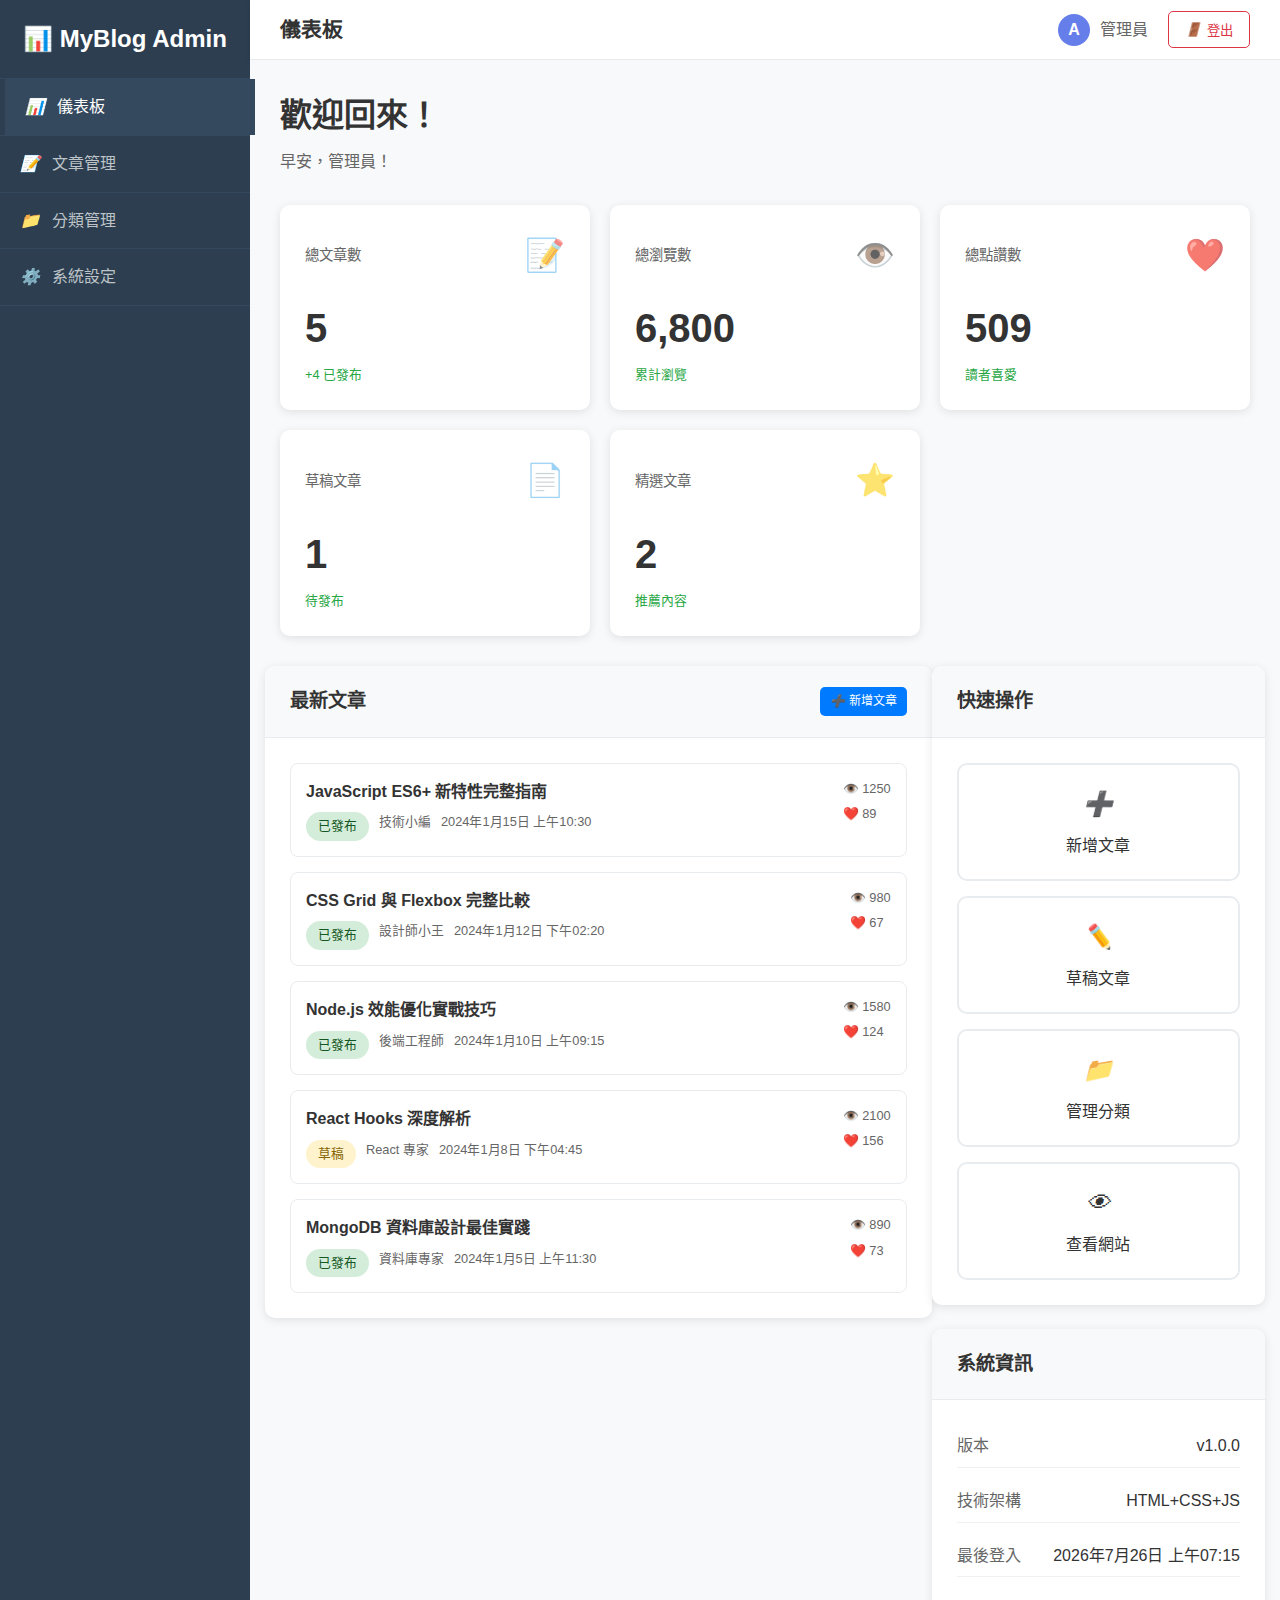
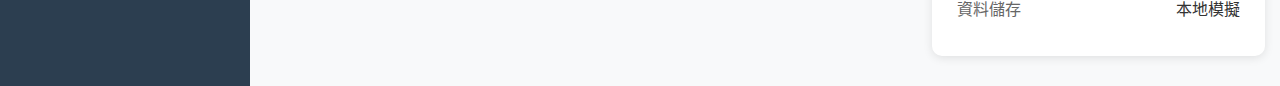
<file: Blogify.AdminApi/www/admin/index.html>
<!DOCTYPE html>
<html lang="zh-TW">
<head>
    <meta charset="UTF-8">
    <meta name="viewport" content="width=device-width, initial-scale=1.0">
    <title>管理儀表板 - MyBlog</title>
    <meta name="description" content="MyBlog 管理後台儀表板">
    
    <!-- 樣式表 -->
    <link rel="stylesheet" href="../shared/css/common.css">
    <link rel="stylesheet" href="css/admin.css">
    
    <!-- Favicon -->
    <link rel="icon" type="image/x-icon" href="data:image/svg+xml,<svg xmlns='http://www.w3.org/2000/svg' viewBox='0 0 100 100'><text y='.9em' font-size='90'>📊</text></svg>">
</head>
<body>
    <div class="admin-layout">
        <!-- 側邊欄 -->
        <aside class="admin-sidebar">
            <div class="sidebar-header">
                <a href="index.html" class="sidebar-logo">
                    📊 MyBlog Admin
                </a>
            </div>
            <nav>
                <ul class="sidebar-menu">
                    <li>
                        <a href="index.html" class="active">
                            <i class="icon-dashboard"></i>
                            <span>儀表板</span>
                        </a>
                    </li>
                    <li>
                        <a href="articles.html">
                            <i class="icon-article"></i>
                            <span>文章管理</span>
                        </a>
                    </li>
                    <li>
                        <a href="categories.html">
                            <i class="icon-category"></i>
                            <span>分類管理</span>
                        </a>
                    </li>
                    <li>
                        <a href="#settings">
                            <i class="icon-settings"></i>
                            <span>系統設定</span>
                        </a>
                    </li>
                </ul>
            </nav>
        </aside>

        <!-- 頂部導航 -->
        <header class="admin-header">
            <h1 class="header-title">儀表板</h1>
            <div class="header-actions">
                <div class="user-info">
                    <div class="user-avatar">A</div>
                    <span class="user-name">管理員</span>
                </div>
                <button class="logout-btn" data-action="logout">
                    <i class="icon-logout"></i>
                    登出
                </button>
            </div>
        </header>

        <!-- 主要內容 -->
        <main class="admin-main">
            <!-- 頁面標題 -->
            <div class="page-header">
                <h2 class="page-title">歡迎回來！</h2>
                <p class="page-subtitle welcome-message">早安，管理員！</p>
            </div>

            <!-- 統計卡片 -->
            <div class="stats-grid" id="statsContainer">
                <!-- 統計資料將由 JavaScript 動態載入 -->
                <div class="stat-card">
                    <div class="stat-header">
                        <span class="stat-title">載入中...</span>
                        <div class="stat-icon">📊</div>
                    </div>
                    <div class="stat-value">
                        <div class="spinner"></div>
                    </div>
                </div>
            </div>

            <!-- 內容區域 -->
            <div class="row">
                <!-- 最新文章 -->
                <div class="col-8">
                    <div class="content-card">
                        <div class="card-header">
                            <h3 class="card-title">最新文章</h3>
                            <div class="card-actions">
                                <a href="articles.html" class="btn btn-primary btn-sm">
                                    <i class="icon-plus"></i>
                                    新增文章
                                </a>
                            </div>
                        </div>
                        <div class="card-body">
                            <div id="recentArticles">
                                <!-- 最新文章列表將由 JavaScript 動態載入 -->
                                <div class="text-center p-4">
                                    <div class="spinner"></div>
                                    <p class="mt-3">載入中...</p>
                                </div>
                            </div>
                        </div>
                    </div>
                </div>

                <!-- 快速操作 -->
                <div class="col-4">
                    <div class="content-card">
                        <div class="card-header">
                            <h3 class="card-title">快速操作</h3>
                        </div>
                        <div class="card-body">
                            <div class="quick-actions">
                                <a href="articles.html?action=new" class="quick-action-btn">
                                    <i class="icon-plus"></i>
                                    <span>新增文章</span>
                                </a>
                                <a href="articles.html?status=draft" class="quick-action-btn">
                                    <i class="icon-edit"></i>
                                    <span>草稿文章</span>
                                </a>
                                <a href="categories.html" class="quick-action-btn">
                                    <i class="icon-category"></i>
                                    <span>管理分類</span>
                                </a>
                                <a href="../client/index.html" class="quick-action-btn" target="_blank">
                                    <i class="icon-view"></i>
                                    <span>查看網站</span>
                                </a>
                            </div>
                        </div>
                    </div>

                    <!-- 系統資訊 -->
                    <div class="content-card mt-4">
                        <div class="card-header">
                            <h3 class="card-title">系統資訊</h3>
                        </div>
                        <div class="card-body">
                            <div class="system-info">
                                <div class="info-item">
                                    <span class="info-label">版本</span>
                                    <span class="info-value">v1.0.0</span>
                                </div>
                                <div class="info-item">
                                    <span class="info-label">技術架構</span>
                                    <span class="info-value">HTML+CSS+JS</span>
                                </div>
                                <div class="info-item">
                                    <span class="info-label">最後登入</span>
                                    <span class="info-value" id="lastLoginTime">-</span>
                                </div>
                                <div class="info-item">
                                    <span class="info-label">資料儲存</span>
                                    <span class="info-value">本地模擬</span>
                                </div>
                            </div>
                        </div>
                    </div>
                </div>
            </div>
        </main>
    </div>

    <!-- JavaScript -->
    <script src="../shared/js/utils.js"></script>
    <script src="js/api.js"></script>
    <script src="js/auth.js"></script>
    <script src="js/admin.js"></script>
</body>
</html>
</file>
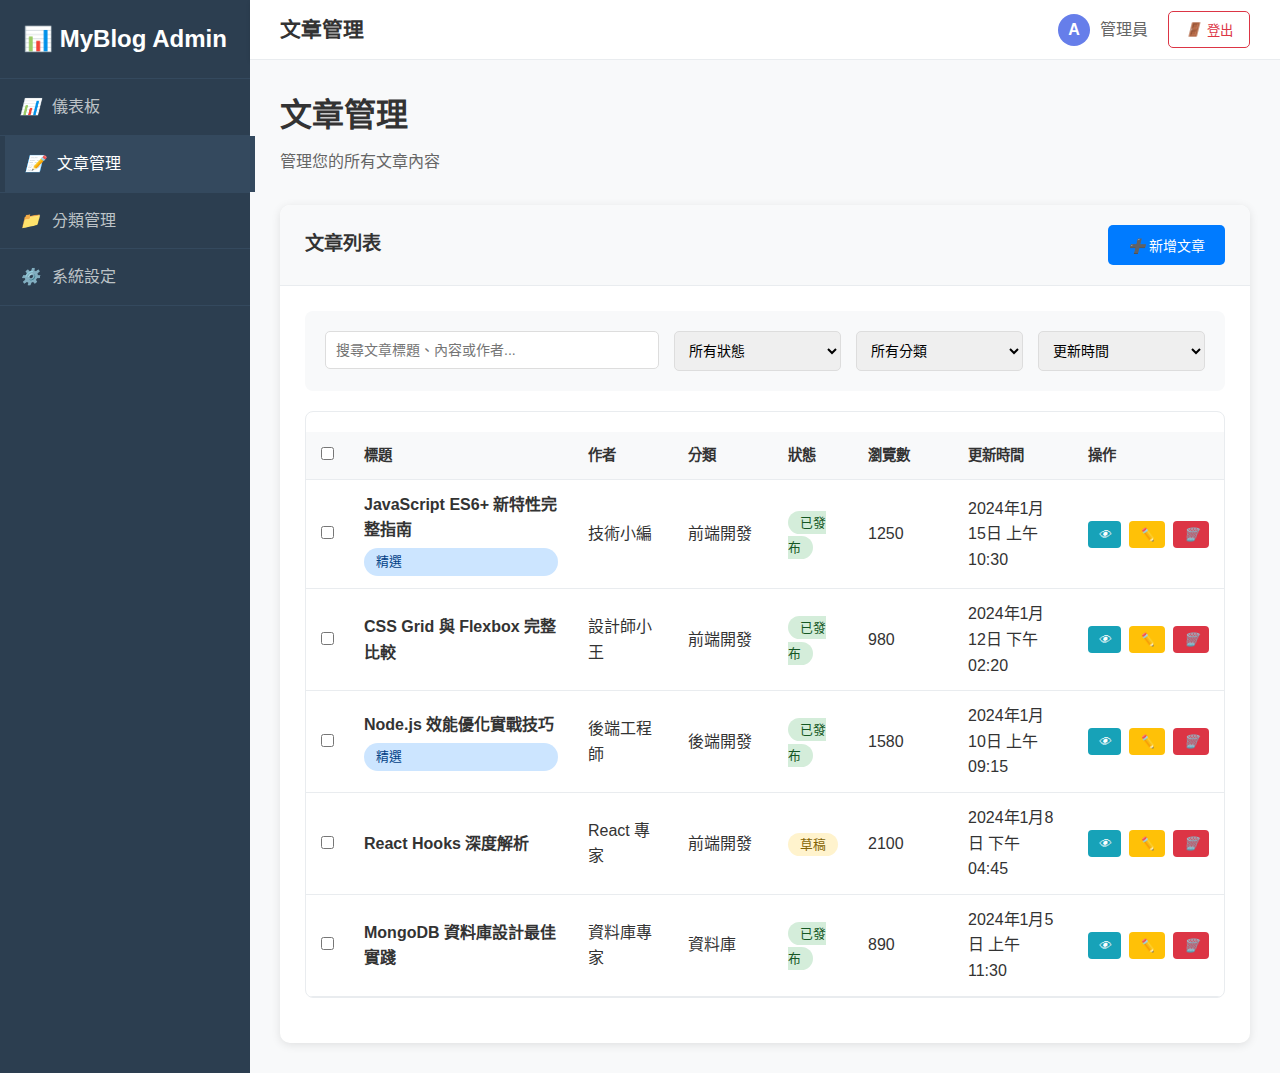
<file: Blogify.AdminApi/www/admin/articles.html>
<!DOCTYPE html>
<html lang="zh-TW">
<head>
    <meta charset="UTF-8">
    <meta name="viewport" content="width=device-width, initial-scale=1.0">
    <title>文章管理 - MyBlog</title>
    <meta name="description" content="MyBlog 文章管理">
    
    <!-- 樣式表 -->
    <link rel="stylesheet" href="../shared/css/common.css">
    <link rel="stylesheet" href="css/admin.css">
    
    <!-- Favicon -->
    <link rel="icon" type="image/x-icon" href="data:image/svg+xml,<svg xmlns='http://www.w3.org/2000/svg' viewBox='0 0 100 100'><text y='.9em' font-size='90'>📝</text></svg>">
</head>
<body>
    <div class="admin-layout">
        <!-- 側邊欄 -->
        <aside class="admin-sidebar">
            <div class="sidebar-header">
                <a href="index.html" class="sidebar-logo">
                    📊 MyBlog Admin
                </a>
            </div>
            <nav>
                <ul class="sidebar-menu">
                    <li>
                        <a href="index.html">
                            <i class="icon-dashboard"></i>
                            <span>儀表板</span>
                        </a>
                    </li>
                    <li>
                        <a href="articles.html" class="active">
                            <i class="icon-article"></i>
                            <span>文章管理</span>
                        </a>
                    </li>
                    <li>
                        <a href="categories.html">
                            <i class="icon-category"></i>
                            <span>分類管理</span>
                        </a>
                    </li>
                    <li>
                        <a href="#settings">
                            <i class="icon-settings"></i>
                            <span>系統設定</span>
                        </a>
                    </li>
                </ul>
            </nav>
        </aside>

        <!-- 頂部導航 -->
        <header class="admin-header">
            <h1 class="header-title">文章管理</h1>
            <div class="header-actions">
                <div class="user-info">
                    <div class="user-avatar">A</div>
                    <span class="user-name">管理員</span>
                </div>
                <button class="logout-btn" data-action="logout">
                    <i class="icon-logout"></i>
                    登出
                </button>
            </div>
        </header>

        <!-- 主要內容 -->
        <main class="admin-main">
            <!-- 文章列表視圖 -->
            <div id="articlesListView">
                <!-- 頁面標題 -->
                <div class="page-header">
                    <h2 class="page-title">文章管理</h2>
                    <p class="page-subtitle">管理您的所有文章內容</p>
                </div>

                <!-- 操作工具列 -->
                <div class="content-card">
                    <div class="card-header">
                        <h3 class="card-title">文章列表</h3>
                        <div class="card-actions">
                            <button id="newArticleBtn" class="btn btn-primary">
                                <i class="icon-plus"></i>
                                新增文章
                            </button>
                        </div>
                    </div>
                    <div class="card-body">
                        <!-- 篩選工具 -->
                        <div class="filter-toolbar">
                            <div class="filter-group">
                                <input type="text" id="searchInput" class="form-control" placeholder="搜尋文章標題、內容或作者...">
                            </div>
                            <div class="filter-group">
                                <select id="statusFilter" class="form-control">
                                    <option value="">所有狀態</option>
                                    <option value="published">已發布</option>
                                    <option value="draft">草稿</option>
                                </select>
                            </div>
                            <div class="filter-group">
                                <select id="categoryFilter" class="form-control">
                                    <option value="">所有分類</option>
                                </select>
                            </div>
                            <div class="filter-group">
                                <select id="sortFilter" class="form-control">
                                    <option value="updatedAt">更新時間</option>
                                    <option value="title">標題</option>
                                    <option value="author">作者</option>
                                    <option value="views">瀏覽數</option>
                                </select>
                            </div>
                        </div>

                        <!-- 批量操作 -->
                        <div class="batch-actions d-none" id="batchActions">
                            <div class="batch-info">
                                已選擇 <span id="selectedCount">0</span> 篇文章
                            </div>
                            <div class="batch-buttons">
                                <button class="btn btn-secondary btn-sm" data-action="publish">批量發布</button>
                                <button class="btn btn-secondary btn-sm" data-action="draft">設為草稿</button>
                                <button class="btn btn-secondary btn-sm" data-action="feature">設為精選</button>
                                <button class="btn btn-danger btn-sm" data-action="delete">批量刪除</button>
                            </div>
                        </div>

                        <!-- 文章表格 -->
                        <div class="table-container">
                            <table class="data-table" id="articlesTable">
                                <thead>
                                    <tr>
                                        <th width="40">
                                            <input type="checkbox" id="selectAll">
                                        </th>
                                        <th>標題</th>
                                        <th width="100">作者</th>
                                        <th width="100">分類</th>
                                        <th width="80">狀態</th>
                                        <th width="100">瀏覽數</th>
                                        <th width="120">更新時間</th>
                                        <th width="120">操作</th>
                                    </tr>
                                </thead>
                                <tbody id="articlesTableBody">
                                    <!-- 文章列表將由 JavaScript 動態載入 -->
                                    <tr>
                                        <td colspan="8" class="text-center p-4">
                                            <div class="spinner"></div>
                                            <p class="mt-3">載入中...</p>
                                        </td>
                                    </tr>
                                </tbody>
                            </table>
                        </div>

                        <!-- 分頁 -->
                        <div id="paginationContainer" class="pagination-container"></div>
                    </div>
                </div>
            </div>

            <!-- 文章編輯視圖 -->
            <div id="articleEditView" class="d-none">
                <!-- 頁面標題 -->
                <div class="page-header">
                    <h2 class="page-title" id="editPageTitle">新增文章</h2>
                    <p class="page-subtitle">填寫文章資訊並發布</p>
                </div>

                <!-- 編輯表單 -->
                <form id="articleForm" class="content-card">
                    <div class="card-header">
                        <h3 class="card-title">文章資訊</h3>
                        <div class="card-actions">
                            <button type="button" id="cancelEditBtn" class="btn btn-secondary">
                                <i class="icon-cancel"></i>
                                取消
                            </button>
                            <button type="submit" class="btn btn-primary">
                                <i class="icon-save"></i>
                                儲存
                            </button>
                        </div>
                    </div>
                    <div class="card-body">
                        <input type="hidden" id="articleId">
                        
                        <div class="form-row">
                            <div class="form-group">
                                <label for="articleTitle" class="form-label">文章標題 *</label>
                                <input type="text" id="articleTitle" name="title" class="form-control" required>
                            </div>
                        </div>

                        <div class="form-row">
                            <div class="form-group">
                                <label for="articleExcerpt" class="form-label">文章摘要</label>
                                <textarea id="articleExcerpt" name="excerpt" class="form-control" rows="3" placeholder="簡短描述文章內容..."></textarea>
                            </div>
                        </div>

                        <div class="form-row">
                            <div class="form-group">
                                <label for="articleAuthor" class="form-label">作者</label>
                                <input type="text" id="articleAuthor" name="author" class="form-control" value="管理員">
                            </div>
                            <div class="form-group">
                                <label for="articleCategory" class="form-label">分類 *</label>
                                <select id="articleCategory" name="category" class="form-control" required>
                                    <option value="">請選擇分類</option>
                                </select>
                            </div>
                        </div>

                        <div class="form-row">
                            <div class="form-group">
                                <label for="articleTags" class="form-label">標籤</label>
                                <input type="text" id="articleTags" name="tags" class="form-control" placeholder="用逗號分隔多個標籤">
                            </div>
                            <div class="form-group">
                                <label for="articleReadTime" class="form-label">閱讀時間（分鐘）</label>
                                <input type="number" id="articleReadTime" name="readTime" class="form-control" min="1" value="5">
                            </div>
                        </div>

                        <div class="form-row">
                            <div class="form-group">
                                <label for="articleImage" class="form-label">文章圖片 URL</label>
                                <input type="url" id="articleImage" name="image" class="form-control" placeholder="https://example.com/image.jpg">
                            </div>
                        </div>

                        <div class="form-row">
                            <div class="form-group">
                                <label for="articleStatus" class="form-label">狀態</label>
                                <select id="articleStatus" name="status" class="form-control">
                                    <option value="draft">草稿</option>
                                    <option value="published">已發布</option>
                                </select>
                            </div>
                            <div class="form-group">
                                <label class="checkbox-label">
                                    <input type="checkbox" id="articleFeatured" name="featured">
                                    <span class="checkmark"></span>
                                    設為精選文章
                                </label>
                            </div>
                        </div>

                        <div class="form-group">
                            <label for="articleContent" class="form-label">文章內容 *</label>
                            <div class="editor-container">
                                <div class="editor-toolbar">
                                    <button type="button" class="editor-btn" data-action="bold">粗體</button>
                                    <button type="button" class="editor-btn" data-action="italic">斜體</button>
                                    <button type="button" class="editor-btn" data-action="heading">標題</button>
                                    <button type="button" class="editor-btn" data-action="code">程式碼</button>
                                    <button type="button" class="editor-btn" data-action="link">連結</button>
                                </div>
                                <textarea id="articleContent" name="content" class="editor-content" placeholder="在此輸入文章內容..." required></textarea>
                            </div>
                        </div>
                    </div>
                </form>
            </div>
        </main>
    </div>

    <!-- JavaScript -->
    <script src="../shared/js/utils.js"></script>
    <script src="js/api.js"></script>
    <script src="js/auth.js"></script>
    <script src="js/admin.js"></script>
</body>
</html>
</file>
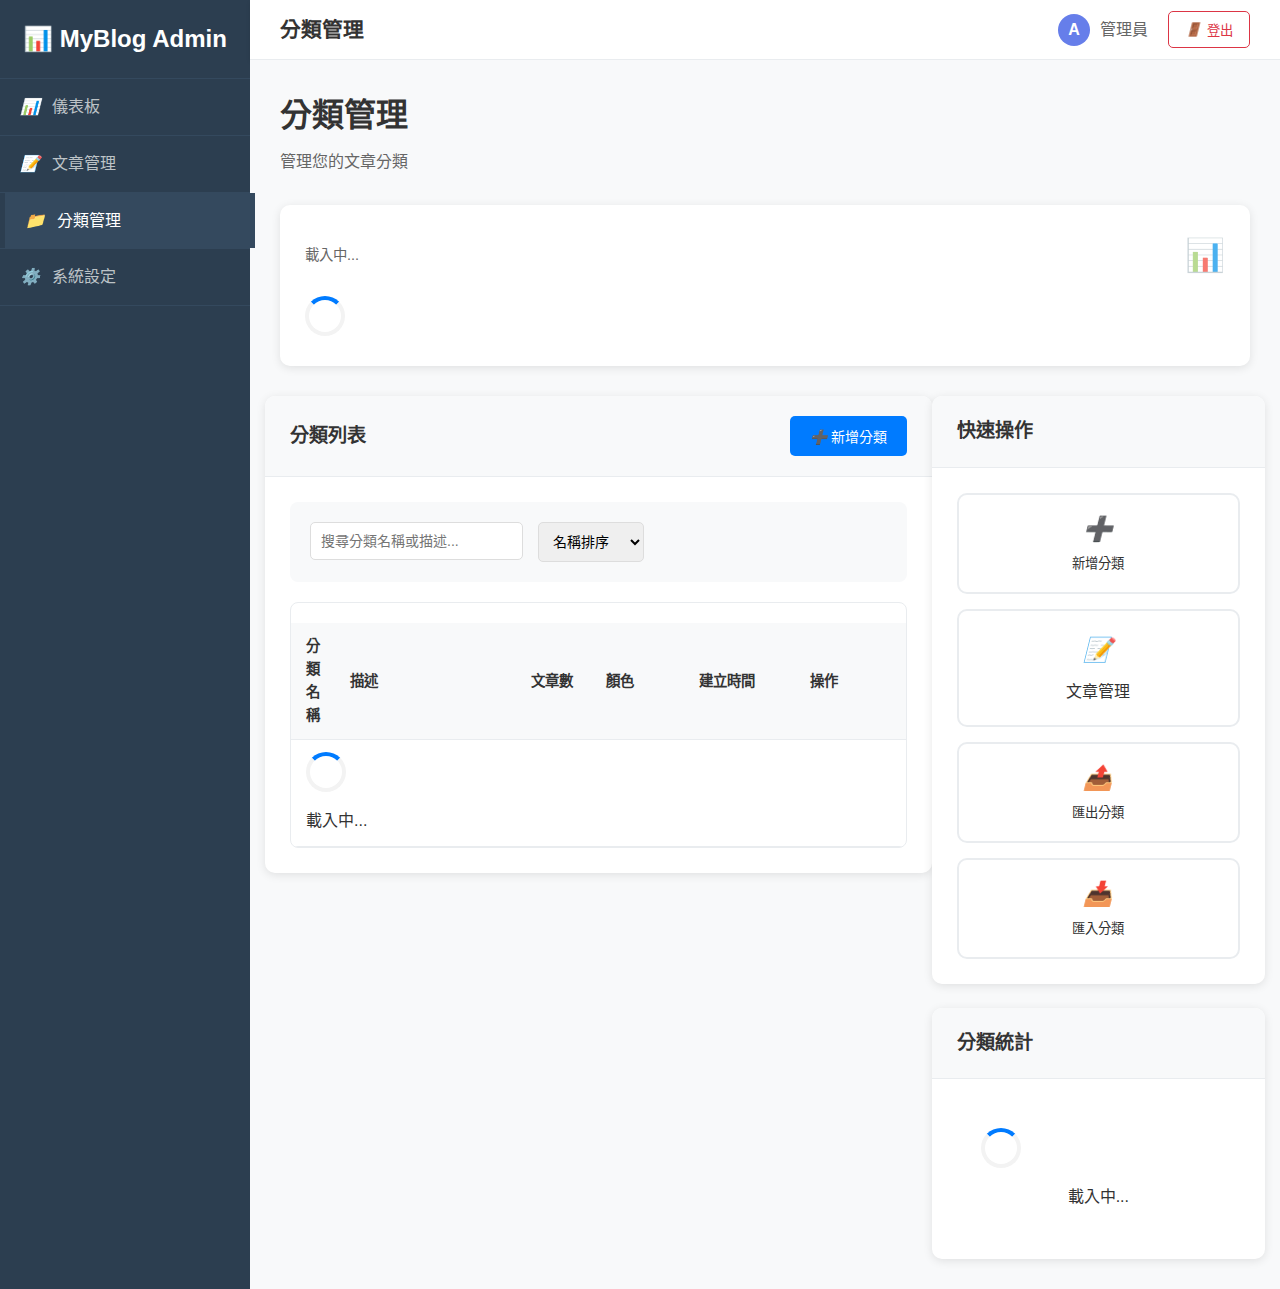
<file: Blogify.AdminApi/www/admin/categories.html>
<!DOCTYPE html>
<html lang="zh-TW">
<head>
    <meta charset="UTF-8">
    <meta name="viewport" content="width=device-width, initial-scale=1.0">
    <title>分類管理 - MyBlog</title>
    <meta name="description" content="MyBlog 分類管理">
    
    <!-- 樣式表 -->
    <link rel="stylesheet" href="../shared/css/common.css">
    <link rel="stylesheet" href="css/admin.css">
    
    <!-- Favicon -->
    <link rel="icon" type="image/x-icon" href="data:image/svg+xml,<svg xmlns='http://www.w3.org/2000/svg' viewBox='0 0 100 100'><text y='.9em' font-size='90'>📁</text></svg>">
</head>
<body>
    <div class="admin-layout">
        <!-- 側邊欄 -->
        <aside class="admin-sidebar">
            <div class="sidebar-header">
                <a href="index.html" class="sidebar-logo">
                    📊 MyBlog Admin
                </a>
            </div>
            <nav>
                <ul class="sidebar-menu">
                    <li>
                        <a href="index.html">
                            <i class="icon-dashboard"></i>
                            <span>儀表板</span>
                        </a>
                    </li>
                    <li>
                        <a href="articles.html">
                            <i class="icon-article"></i>
                            <span>文章管理</span>
                        </a>
                    </li>
                    <li>
                        <a href="categories.html" class="active">
                            <i class="icon-category"></i>
                            <span>分類管理</span>
                        </a>
                    </li>
                    <li>
                        <a href="#settings">
                            <i class="icon-settings"></i>
                            <span>系統設定</span>
                        </a>
                    </li>
                </ul>
            </nav>
        </aside>

        <!-- 頂部導航 -->
        <header class="admin-header">
            <h1 class="header-title">分類管理</h1>
            <div class="header-actions">
                <div class="user-info">
                    <div class="user-avatar">A</div>
                    <span class="user-name">管理員</span>
                </div>
                <button class="logout-btn" data-action="logout">
                    <i class="icon-logout"></i>
                    登出
                </button>
            </div>
        </header>

        <!-- 主要內容 -->
        <main class="admin-main">
            <!-- 分類列表視圖 -->
            <div id="categoriesListView">
                <!-- 頁面標題 -->
                <div class="page-header">
                    <h2 class="page-title">分類管理</h2>
                    <p class="page-subtitle">管理您的文章分類</p>
                </div>

                <!-- 分類統計 -->
                <div class="stats-grid" id="categoryStatsContainer">
                    <!-- 統計資料將由 JavaScript 動態載入 -->
                    <div class="stat-card">
                        <div class="stat-header">
                            <span class="stat-title">載入中...</span>
                            <div class="stat-icon">📊</div>
                        </div>
                        <div class="stat-value">
                            <div class="spinner"></div>
                        </div>
                    </div>
                </div>

                <!-- 分類管理區域 -->
                <div class="row">
                    <!-- 分類列表 -->
                    <div class="col-8">
                        <div class="content-card">
                            <div class="card-header">
                                <h3 class="card-title">分類列表</h3>
                                <div class="card-actions">
                                    <button id="newCategoryBtn" class="btn btn-primary">
                                        <i class="icon-plus"></i>
                                        新增分類
                                    </button>
                                </div>
                            </div>
                            <div class="card-body">
                                <!-- 搜尋工具 -->
                                <div class="filter-toolbar">
                                    <div class="filter-group">
                                        <input type="text" id="searchInput" class="form-control" placeholder="搜尋分類名稱或描述...">
                                    </div>
                                    <div class="filter-group">
                                        <select id="sortFilter" class="form-control">
                                            <option value="name">名稱排序</option>
                                            <option value="count">文章數量</option>
                                            <option value="createdAt">建立時間</option>
                                        </select>
                                    </div>
                                </div>

                                <!-- 分類表格 -->
                                <div class="table-container">
                                    <table class="data-table" id="categoriesTable">
                                        <thead>
                                            <tr>
                                                <th>分類名稱</th>
                                                <th width="200">描述</th>
                                                <th width="80">文章數</th>
                                                <th width="100">顏色</th>
                                                <th width="120">建立時間</th>
                                                <th width="120">操作</th>
                                            </tr>
                                        </thead>
                                        <tbody id="categoriesTableBody">
                                            <!-- 分類列表將由 JavaScript 動態載入 -->
                                            <tr>
                                                <td colspan="6" class="text-center p-4">
                                                    <div class="spinner"></div>
                                                    <p class="mt-3">載入中...</p>
                                                </td>
                                            </tr>
                                        </tbody>
                                    </table>
                                </div>
                            </div>
                        </div>
                    </div>

                    <!-- 快速操作 -->
                    <div class="col-4">
                        <div class="content-card">
                            <div class="card-header">
                                <h3 class="card-title">快速操作</h3>
                            </div>
                            <div class="card-body">
                                <div class="quick-actions">
                                    <button id="quickNewCategoryBtn" class="quick-action-btn">
                                        <i class="icon-plus"></i>
                                        <span>新增分類</span>
                                    </button>
                                    <a href="articles.html" class="quick-action-btn">
                                        <i class="icon-article"></i>
                                        <span>文章管理</span>
                                    </a>
                                    <button id="exportCategoriesBtn" class="quick-action-btn">
                                        <i class="icon-export"></i>
                                        <span>匯出分類</span>
                                    </button>
                                    <button id="importCategoriesBtn" class="quick-action-btn">
                                        <i class="icon-import"></i>
                                        <span>匯入分類</span>
                                    </button>
                                </div>
                            </div>
                        </div>

                        <!-- 分類統計詳情 -->
                        <div class="content-card mt-4">
                            <div class="card-header">
                                <h3 class="card-title">分類統計</h3>
                            </div>
                            <div class="card-body">
                                <div id="categoryStatsDetail">
                                    <!-- 詳細統計將由 JavaScript 動態載入 -->
                                    <div class="text-center p-4">
                                        <div class="spinner"></div>
                                        <p class="mt-3">載入中...</p>
                                    </div>
                                </div>
                            </div>
                        </div>
                    </div>
                </div>
            </div>

            <!-- 分類編輯視圖 -->
            <div id="categoryEditView" class="d-none">
                <!-- 頁面標題 -->
                <div class="page-header">
                    <h2 class="page-title" id="editPageTitle">新增分類</h2>
                    <p class="page-subtitle">設定分類資訊</p>
                </div>

                <!-- 編輯表單 -->
                <form id="categoryForm" class="content-card">
                    <div class="card-header">
                        <h3 class="card-title">分類資訊</h3>
                        <div class="card-actions">
                            <button type="button" id="cancelEditBtn" class="btn btn-secondary">
                                <i class="icon-cancel"></i>
                                取消
                            </button>
                            <button type="submit" class="btn btn-primary">
                                <i class="icon-save"></i>
                                儲存
                            </button>
                        </div>
                    </div>
                    <div class="card-body">
                        <input type="hidden" id="categoryId">
                        
                        <div class="form-row">
                            <div class="form-group">
                                <label for="categoryName" class="form-label">分類名稱 *</label>
                                <input type="text" id="categoryName" name="name" class="form-control" required placeholder="輸入分類名稱">
                            </div>
                            <div class="form-group">
                                <label for="categorySlug" class="form-label">分類代碼</label>
                                <input type="text" id="categorySlug" name="slug" class="form-control" placeholder="自動生成或手動輸入">
                                <small class="form-text">用於URL，留空將自動生成</small>
                            </div>
                        </div>

                        <div class="form-row">
                            <div class="form-group">
                                <label for="categoryDescription" class="form-label">分類描述</label>
                                <textarea id="categoryDescription" name="description" class="form-control" rows="3" placeholder="描述這個分類的用途..."></textarea>
                            </div>
                        </div>

                        <div class="form-row">
                            <div class="form-group">
                                <label for="categoryColor" class="form-label">分類顏色</label>
                                <div class="color-picker-container">
                                    <input type="color" id="categoryColor" name="color" class="color-picker" value="#007bff">
                                    <div class="color-presets">
                                        <button type="button" class="color-preset" data-color="#007bff" style="background: #007bff;"></button>
                                        <button type="button" class="color-preset" data-color="#28a745" style="background: #28a745;"></button>
                                        <button type="button" class="color-preset" data-color="#dc3545" style="background: #dc3545;"></button>
                                        <button type="button" class="color-preset" data-color="#ffc107" style="background: #ffc107;"></button>
                                        <button type="button" class="color-preset" data-color="#17a2b8" style="background: #17a2b8;"></button>
                                        <button type="button" class="color-preset" data-color="#6f42c1" style="background: #6f42c1;"></button>
                                        <button type="button" class="color-preset" data-color="#fd7e14" style="background: #fd7e14;"></button>
                                        <button type="button" class="color-preset" data-color="#20c997" style="background: #20c997;"></button>
                                    </div>
                                </div>
                            </div>
                            <div class="form-group">
                                <label for="categoryIcon" class="form-label">分類圖示</label>
                                <input type="text" id="categoryIcon" name="icon" class="form-control" placeholder="📁" maxlength="2">
                                <small class="form-text">輸入一個表情符號作為圖示</small>
                            </div>
                        </div>

                        <div class="form-row">
                            <div class="form-group">
                                <label for="categoryOrder" class="form-label">排序順序</label>
                                <input type="number" id="categoryOrder" name="order" class="form-control" min="0" value="0">
                                <small class="form-text">數字越小排序越前面</small>
                            </div>
                            <div class="form-group">
                                <label class="checkbox-label">
                                    <input type="checkbox" id="categoryVisible" name="visible" checked>
                                    <span class="checkmark"></span>
                                    在前台顯示此分類
                                </label>
                            </div>
                        </div>
                    </div>
                </form>
            </div>
        </main>
    </div>

    <!-- 刪除確認模態框 -->
    <div id="deleteModal" class="modal d-none">
        <div class="modal-content">
            <div class="modal-header">
                <h3>確認刪除</h3>
                <button class="modal-close" data-action="close-modal">&times;</button>
            </div>
            <div class="modal-body">
                <p>確定要刪除分類「<span id="deleteCategoryName"></span>」嗎？</p>
                <p class="text-warning">⚠️ 此分類下有 <span id="deleteCategoryCount">0</span> 篇文章，刪除後這些文章將變為未分類。</p>
                <p class="text-danger">此操作無法復原！</p>
            </div>
            <div class="modal-footer">
                <button class="btn btn-secondary" data-action="close-modal">取消</button>
                <button class="btn btn-danger" id="confirmDeleteBtn">確認刪除</button>
            </div>
        </div>
    </div>

    <!-- JavaScript -->
    <script src="../shared/js/utils.js"></script>
    <script src="js/api.js"></script>
    <script src="js/auth.js"></script>
    <script src="js/categories.js"></script>
</body>
</html>
</file>
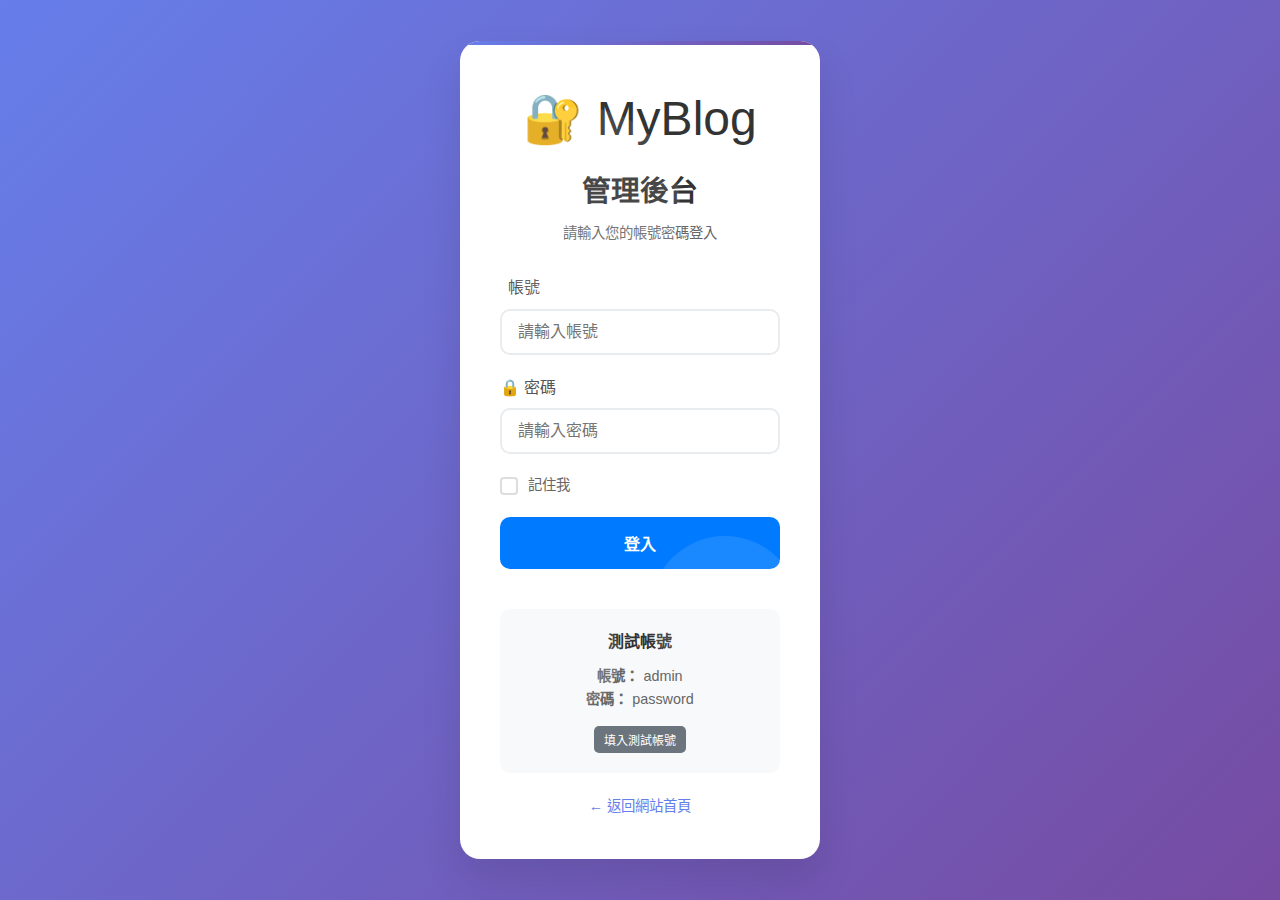
<file: Blogify.AdminApi/www/admin/login.html>
<!DOCTYPE html>
<html lang="zh-TW">
<head>
    <meta charset="UTF-8">
    <meta name="viewport" content="width=device-width, initial-scale=1.0">
    <title>管理員登入 - MyBlog</title>
    <meta name="description" content="MyBlog 管理後台登入">
    
    <!-- 樣式表 -->
    <link rel="stylesheet" href="../shared/css/common.css">
    <link rel="stylesheet" href="css/admin.css">
    
    <!-- Favicon -->
    <link rel="icon" type="image/x-icon" href="data:image/svg+xml,<svg xmlns='http://www.w3.org/2000/svg' viewBox='0 0 100 100'><text y='.9em' font-size='90'>🔐</text></svg>">
</head>
<body class="login-page">
    <div class="login-container">
        <div class="login-card">
            <!-- Logo 區域 -->
            <div class="login-header">
                <div class="login-logo">
                    🔐 MyBlog
                </div>
                <h1 class="login-title">管理後台</h1>
                <p class="login-subtitle">請輸入您的帳號密碼登入</p>
            </div>

            <!-- 登入表單 -->
            <form id="loginForm" class="login-form">
                <div class="form-group">
                    <label for="username" class="form-label">
                        <i class="icon-user"></i> 帳號
                    </label>
                    <input 
                        type="text" 
                        id="username" 
                        name="username" 
                        class="form-control" 
                        placeholder="請輸入帳號"
                        required
                        autocomplete="username"
                    >
                </div>

                <div class="form-group">
                    <label for="password" class="form-label">
                        🔒 密碼
                    </label>
                    <input 
                        type="password" 
                        id="password" 
                        name="password" 
                        class="form-control" 
                        placeholder="請輸入密碼"
                        required
                        autocomplete="current-password"
                    >
                </div>

                <div class="form-group">
                    <label class="checkbox-label">
                        <input type="checkbox" id="rememberMe" name="rememberMe">
                        <span class="checkmark"></span>
                        記住我
                    </label>
                </div>

                <button type="submit" id="loginBtn" class="btn btn-primary btn-lg login-btn">
                    <span class="btn-text">登入</span>
                    <span class="btn-loading d-none">
                        <div class="spinner"></div>
                        登入中...
                    </span>
                </button>
            </form>

            <!-- 測試帳號提示 -->
            <div class="login-demo">
                <h4>測試帳號</h4>
                <p>
                    <strong>帳號：</strong> admin<br>
                    <strong>密碼：</strong> password
                </p>
                <button type="button" id="fillDemoBtn" class="btn btn-secondary btn-sm">
                    填入測試帳號
                </button>
            </div>

            <!-- 返回首頁 -->
            <div class="login-footer">
                <a href="../client/index.html" class="back-link">
                    ← 返回網站首頁
                </a>
            </div>
        </div>

        <!-- 背景裝飾 -->
        <div class="login-bg">
            <div class="bg-shape bg-shape-1"></div>
            <div class="bg-shape bg-shape-2"></div>
            <div class="bg-shape bg-shape-3"></div>
        </div>
    </div>

    <!-- JavaScript -->
    <script src="../shared/js/utils.js"></script>
    <script src="js/api.js"></script>
    <script src="js/auth.js"></script>
</body>
</html>
</file>
<file: Blogify.AdminApi/www/shared/css/common.css>
/* 共用樣式 */
* {
    margin: 0;
    padding: 0;
    box-sizing: border-box;
}

body {
    font-family: 'Segoe UI', Tahoma, Geneva, Verdana, sans-serif;
    line-height: 1.6;
    color: #333;
    background-color: #f8f9fa;
}

/* 容器 */
.container {
    max-width: 1200px;
    margin: 0 auto;
    padding: 0 20px;
}

/* 按鈕樣式 */
.btn {
    display: inline-block;
    padding: 10px 20px;
    border: none;
    border-radius: 5px;
    cursor: pointer;
    text-decoration: none;
    font-size: 14px;
    font-weight: 500;
    transition: all 0.3s ease;
    text-align: center;
}

.btn-primary {
    background-color: #007bff;
    color: white;
}

.btn-primary:hover {
    background-color: #0056b3;
    transform: translateY(-2px);
}

.btn-secondary {
    background-color: #6c757d;
    color: white;
}

.btn-secondary:hover {
    background-color: #545b62;
}

.btn-success {
    background-color: #28a745;
    color: white;
}

.btn-success:hover {
    background-color: #1e7e34;
}

.btn-danger {
    background-color: #dc3545;
    color: white;
}

.btn-danger:hover {
    background-color: #c82333;
}

.btn-sm {
    padding: 5px 10px;
    font-size: 12px;
}

.btn-lg {
    padding: 15px 30px;
    font-size: 16px;
}

/* 表單樣式 */
.form-group {
    margin-bottom: 20px;
}

.form-label {
    display: block;
    margin-bottom: 5px;
    font-weight: 500;
    color: #555;
}

.form-control {
    width: 100%;
    padding: 10px;
    border: 1px solid #ddd;
    border-radius: 5px;
    font-size: 14px;
    transition: border-color 0.3s ease;
}

.form-control:focus {
    outline: none;
    border-color: #007bff;
    box-shadow: 0 0 0 2px rgba(0, 123, 255, 0.25);
}

textarea.form-control {
    resize: vertical;
    min-height: 100px;
}

/* 卡片樣式 */
.card {
    background: white;
    border-radius: 10px;
    box-shadow: 0 2px 10px rgba(0, 0, 0, 0.1);
    overflow: hidden;
    transition: transform 0.3s ease, box-shadow 0.3s ease;
}

.card:hover {
    transform: translateY(-5px);
    box-shadow: 0 5px 20px rgba(0, 0, 0, 0.15);
}

.card-header {
    padding: 20px;
    background-color: #f8f9fa;
    border-bottom: 1px solid #dee2e6;
}

.card-body {
    padding: 20px;
}

.card-footer {
    padding: 15px 20px;
    background-color: #f8f9fa;
    border-top: 1px solid #dee2e6;
}

/* 網格系統 */
.row {
    display: flex;
    flex-wrap: wrap;
    margin: 0 -15px;
}

.col {
    flex: 1;
    padding: 0 15px;
}

.col-1 { flex: 0 0 8.333333%; }
.col-2 { flex: 0 0 16.666667%; }
.col-3 { flex: 0 0 25%; }
.col-4 { flex: 0 0 33.333333%; }
.col-6 { flex: 0 0 50%; }
.col-8 { flex: 0 0 66.666667%; }
.col-9 { flex: 0 0 75%; }
.col-12 { flex: 0 0 100%; }

/* 工具類別 */
.text-center { text-align: center; }
.text-left { text-align: left; }
.text-right { text-align: right; }

.mt-1 { margin-top: 0.25rem; }
.mt-2 { margin-top: 0.5rem; }
.mt-3 { margin-top: 1rem; }
.mt-4 { margin-top: 1.5rem; }
.mt-5 { margin-top: 3rem; }

.mb-1 { margin-bottom: 0.25rem; }
.mb-2 { margin-bottom: 0.5rem; }
.mb-3 { margin-bottom: 1rem; }
.mb-4 { margin-bottom: 1.5rem; }
.mb-5 { margin-bottom: 3rem; }

.p-1 { padding: 0.25rem; }
.p-2 { padding: 0.5rem; }
.p-3 { padding: 1rem; }
.p-4 { padding: 1.5rem; }
.p-5 { padding: 3rem; }

/* 載入動畫 */
@keyframes spin {
    0% { transform: rotate(0deg); }
    100% { transform: rotate(360deg); }
}

.spinner {
    border: 4px solid #f3f3f3;
    border-top: 4px solid #007bff;
    border-radius: 50%;
    width: 40px;
    height: 40px;
    animation: spin 1s linear infinite;
}

/* 通知動畫 */
@keyframes slideIn {
    from {
        transform: translateX(100%);
        opacity: 0;
    }
    to {
        transform: translateX(0);
        opacity: 1;
    }
}

@keyframes slideOut {
    from {
        transform: translateX(0);
        opacity: 1;
    }
    to {
        transform: translateX(100%);
        opacity: 0;
    }
}

/* 響應式設計 */
@media (max-width: 768px) {
    .container {
        padding: 0 15px;
    }
    
    .row {
        margin: 0 -10px;
    }
    
    .col {
        padding: 0 10px;
    }
    
    .col-sm-12 {
        flex: 0 0 100%;
    }
    
    .card-body {
        padding: 15px;
    }
    
    .btn {
        width: 100%;
        margin-bottom: 10px;
    }
}

@media (max-width: 480px) {
    .container {
        padding: 0 10px;
    }
    
    .card-body {
        padding: 10px;
    }
}

/* 隱藏/顯示 */
.d-none { display: none !important; }
.d-block { display: block !important; }
.d-flex { display: flex !important; }

/* Flexbox 工具 */
.justify-content-center { justify-content: center; }
.justify-content-between { justify-content: space-between; }
.align-items-center { align-items: center; }
.flex-column { flex-direction: column; }

/* 邊框 */
.border { border: 1px solid #dee2e6; }
.border-top { border-top: 1px solid #dee2e6; }
.border-bottom { border-bottom: 1px solid #dee2e6; }
.rounded { border-radius: 0.25rem; }

/* 陰影 */
.shadow-sm { box-shadow: 0 0.125rem 0.25rem rgba(0, 0, 0, 0.075); }
.shadow { box-shadow: 0 0.5rem 1rem rgba(0, 0, 0, 0.15); }
.shadow-lg { box-shadow: 0 1rem 3rem rgba(0, 0, 0, 0.175); }
</file>
<file: Blogify.AdminApi/www/admin/css/admin.css>
/* 管理端樣式 */

/* 圖示字體 */
.icon-dashboard::before { content: "📊"; }
.icon-article::before { content: "📝"; }
.icon-category::before { content: "📁"; }
.icon-settings::before { content: "⚙️"; }
.icon-logout::before { content: "🚪"; }
.icon-edit::before { content: "✏️"; }
.icon-delete::before { content: "🗑️"; }
.icon-view::before { content: "👁"; }
.icon-plus::before { content: "➕"; }
.icon-save::before { content: "💾"; }
.icon-cancel::before { content: "❌"; }
.icon-export::before { content: "📤"; }
.icon-import::before { content: "📥"; }

/* 登入頁面樣式 */
.login-page {
    background: linear-gradient(135deg, #667eea 0%, #764ba2 100%);
    min-height: 100vh;
    display: flex;
    align-items: center;
    justify-content: center;
    position: relative;
    overflow: hidden;
}

.login-container {
    position: relative;
    z-index: 10;
    width: 100%;
    max-width: 400px;
    padding: 20px;
}

.login-card {
    background: white;
    border-radius: 20px;
    box-shadow: 0 20px 40px rgba(0, 0, 0, 0.1);
    padding: 40px;
    text-align: center;
    position: relative;
    overflow: hidden;
}

.login-card::before {
    content: '';
    position: absolute;
    top: 0;
    left: 0;
    right: 0;
    height: 4px;
    background: linear-gradient(90deg, #667eea, #764ba2);
}

.login-header {
    margin-bottom: 30px;
}

.login-logo {
    font-size: 3rem;
    margin-bottom: 10px;
}

.login-title {
    font-size: 1.8rem;
    font-weight: bold;
    color: #333;
    margin-bottom: 8px;
}

.login-subtitle {
    color: #666;
    font-size: 0.9rem;
}

.login-form {
    text-align: left;
}

.login-form .form-group {
    margin-bottom: 20px;
}

.login-form .form-label {
    display: flex;
    align-items: center;
    gap: 8px;
    margin-bottom: 8px;
    font-weight: 500;
    color: #555;
}

.login-form .form-control {
    padding: 12px 16px;
    border: 2px solid #e9ecef;
    border-radius: 10px;
    font-size: 16px;
    transition: all 0.3s ease;
}

.login-form .form-control:focus {
    border-color: #667eea;
    box-shadow: 0 0 0 3px rgba(102, 126, 234, 0.1);
}

.checkbox-label {
    display: flex;
    align-items: center;
    gap: 10px;
    cursor: pointer;
    font-size: 0.9rem;
    color: #666;
}

.checkbox-label input[type="checkbox"] {
    display: none;
}

.checkmark {
    width: 18px;
    height: 18px;
    border: 2px solid #ddd;
    border-radius: 4px;
    position: relative;
    transition: all 0.3s ease;
}

.checkbox-label input[type="checkbox"]:checked + .checkmark {
    background: #667eea;
    border-color: #667eea;
}

.checkbox-label input[type="checkbox"]:checked + .checkmark::after {
    content: '✓';
    position: absolute;
    top: 50%;
    left: 50%;
    transform: translate(-50%, -50%);
    color: white;
    font-size: 12px;
    font-weight: bold;
}

.login-btn {
    width: 100%;
    padding: 14px;
    border-radius: 10px;
    font-size: 16px;
    font-weight: 600;
    margin-bottom: 20px;
    position: relative;
    overflow: hidden;
}

.login-btn .btn-loading {
    display: flex;
    align-items: center;
    justify-content: center;
    gap: 10px;
}

.login-demo {
    background: #f8f9fa;
    border-radius: 10px;
    padding: 20px;
    margin: 20px 0;
    text-align: center;
}

.login-demo h4 {
    color: #333;
    margin-bottom: 10px;
    font-size: 1rem;
}

.login-demo p {
    color: #666;
    font-size: 0.9rem;
    margin-bottom: 15px;
    line-height: 1.6;
}

.login-footer {
    margin-top: 20px;
    text-align: center;
}

.back-link {
    color: #667eea;
    text-decoration: none;
    font-size: 0.9rem;
    transition: color 0.3s ease;
}

.back-link:hover {
    color: #5a6fd8;
    text-decoration: underline;
}

/* 背景裝飾 */
.login-bg {
    position: absolute;
    top: 0;
    left: 0;
    right: 0;
    bottom: 0;
    overflow: hidden;
    z-index: 1;
}

.bg-shape {
    position: absolute;
    border-radius: 50%;
    background: rgba(255, 255, 255, 0.1);
    animation: float 6s ease-in-out infinite;
}

.bg-shape-1 {
    width: 200px;
    height: 200px;
    top: 10%;
    left: 10%;
    animation-delay: 0s;
}

.bg-shape-2 {
    width: 150px;
    height: 150px;
    top: 60%;
    right: 10%;
    animation-delay: 2s;
}

.bg-shape-3 {
    width: 100px;
    height: 100px;
    bottom: 20%;
    left: 20%;
    animation-delay: 4s;
}

@keyframes float {
    0%, 100% { transform: translateY(0px); }
    50% { transform: translateY(-20px); }
}

/* 管理介面佈局 */
.admin-layout {
    display: grid;
    grid-template-columns: 250px 1fr;
    grid-template-rows: 60px 1fr;
    grid-template-areas: 
        "sidebar header"
        "sidebar main";
    min-height: 100vh;
}

/* 側邊欄 */
.admin-sidebar {
    grid-area: sidebar;
    background: #2c3e50;
    color: white;
    padding: 0;
    box-shadow: 2px 0 10px rgba(0, 0, 0, 0.1);
}

.sidebar-header {
    padding: 20px;
    border-bottom: 1px solid #34495e;
    text-align: center;
}

.sidebar-logo {
    font-size: 1.5rem;
    font-weight: bold;
    color: white;
    text-decoration: none;
}

.sidebar-menu {
    list-style: none;
    padding: 0;
    margin: 0;
}

.sidebar-menu li {
    border-bottom: 1px solid #34495e;
}

.sidebar-menu a {
    display: flex;
    align-items: center;
    gap: 12px;
    padding: 15px 20px;
    color: #bdc3c7;
    text-decoration: none;
    transition: all 0.3s ease;
}

.sidebar-menu a:hover,
.sidebar-menu a.active {
    background: #34495e;
    color: white;
    transform: translateX(5px);
}

.sidebar-menu .icon {
    font-size: 1.2rem;
}

/* 頂部導航 */
.admin-header {
    grid-area: header;
    background: white;
    border-bottom: 1px solid #e9ecef;
    display: flex;
    align-items: center;
    justify-content: space-between;
    padding: 0 30px;
    box-shadow: 0 2px 4px rgba(0, 0, 0, 0.1);
}

.header-title {
    font-size: 1.3rem;
    font-weight: 600;
    color: #333;
}

.header-actions {
    display: flex;
    align-items: center;
    gap: 20px;
}

.user-info {
    display: flex;
    align-items: center;
    gap: 10px;
    color: #666;
}

.user-avatar {
    width: 32px;
    height: 32px;
    border-radius: 50%;
    background: #667eea;
    display: flex;
    align-items: center;
    justify-content: center;
    color: white;
    font-weight: bold;
}

.logout-btn {
    background: none;
    border: 1px solid #dc3545;
    color: #dc3545;
    padding: 8px 16px;
    border-radius: 5px;
    cursor: pointer;
    transition: all 0.3s ease;
    display: flex;
    align-items: center;
    gap: 5px;
}

.logout-btn:hover {
    background: #dc3545;
    color: white;
}

/* 主要內容區域 */
.admin-main {
    grid-area: main;
    padding: 30px;
    background: #f8f9fa;
    overflow-y: auto;
}

.page-header {
    margin-bottom: 30px;
}

.page-title {
    font-size: 2rem;
    font-weight: bold;
    color: #333;
    margin-bottom: 8px;
}

.page-subtitle {
    color: #666;
    font-size: 1rem;
}

/* 統計卡片 */
.stats-grid {
    display: grid;
    grid-template-columns: repeat(auto-fit, minmax(250px, 1fr));
    gap: 20px;
    margin-bottom: 30px;
}

.stat-card {
    background: white;
    border-radius: 10px;
    padding: 25px;
    box-shadow: 0 2px 10px rgba(0, 0, 0, 0.1);
    transition: transform 0.3s ease;
}

.stat-card:hover {
    transform: translateY(-5px);
}

.stat-header {
    display: flex;
    align-items: center;
    justify-content: space-between;
    margin-bottom: 15px;
}

.stat-title {
    font-size: 0.9rem;
    color: #666;
    font-weight: 500;
}

.stat-icon {
    font-size: 2rem;
    opacity: 0.7;
}

.stat-value {
    font-size: 2.5rem;
    font-weight: bold;
    color: #333;
    margin-bottom: 5px;
}

.stat-change {
    font-size: 0.8rem;
    color: #28a745;
}

/* 內容卡片 */
.content-card {
    background: white;
    border-radius: 10px;
    box-shadow: 0 2px 10px rgba(0, 0, 0, 0.1);
    overflow: hidden;
}

.card-header {
    padding: 20px 25px;
    border-bottom: 1px solid #e9ecef;
    display: flex;
    align-items: center;
    justify-content: space-between;
}

.card-title {
    font-size: 1.2rem;
    font-weight: 600;
    color: #333;
}

.card-actions {
    display: flex;
    gap: 10px;
}

.card-body {
    padding: 25px;
}

/* 表格樣式 */
.data-table {
    width: 100%;
    border-collapse: collapse;
    margin-top: 20px;
}

.data-table th,
.data-table td {
    padding: 12px 15px;
    text-align: left;
    border-bottom: 1px solid #e9ecef;
}

.data-table th {
    background: #f8f9fa;
    font-weight: 600;
    color: #333;
    font-size: 0.9rem;
}

.data-table tr:hover {
    background: #f8f9fa;
}

.table-actions {
    display: flex;
    gap: 8px;
}

.action-btn {
    padding: 6px 10px;
    border: none;
    border-radius: 4px;
    cursor: pointer;
    font-size: 0.8rem;
    transition: all 0.3s ease;
    display: flex;
    align-items: center;
    gap: 4px;
}

.action-btn.btn-edit {
    background: #ffc107;
    color: #333;
}

.action-btn.btn-delete {
    background: #dc3545;
    color: white;
}

.action-btn.btn-view {
    background: #17a2b8;
    color: white;
}

.action-btn:hover {
    transform: translateY(-2px);
    box-shadow: 0 2px 8px rgba(0, 0, 0, 0.2);
}

/* 狀態標籤 */
.status-badge {
    padding: 4px 12px;
    border-radius: 15px;
    font-size: 0.8rem;
    font-weight: 500;
}

.status-published {
    background: #d4edda;
    color: #155724;
}

.status-draft {
    background: #fff3cd;
    color: #856404;
}

.status-featured {
    background: #cce5ff;
    color: #004085;
}

/* 表單樣式 */
.form-row {
    display: grid;
    grid-template-columns: repeat(auto-fit, minmax(250px, 1fr));
    gap: 20px;
    margin-bottom: 20px;
}

.form-actions {
    display: flex;
    gap: 15px;
    justify-content: flex-end;
    margin-top: 30px;
    padding-top: 20px;
    border-top: 1px solid #e9ecef;
}

.editor-container {
    border: 1px solid #ddd;
    border-radius: 5px;
    min-height: 300px;
}

.editor-toolbar {
    background: #f8f9fa;
    border-bottom: 1px solid #ddd;
    padding: 10px;
    display: flex;
    gap: 10px;
}

.editor-content {
    padding: 15px;
    min-height: 250px;
    outline: none;
}

/* 快速操作區域 */
.quick-actions {
    display: grid;
    grid-template-columns: repeat(auto-fit, minmax(150px, 1fr));
    gap: 15px;
}

.quick-action-btn {
    display: flex;
    flex-direction: column;
    align-items: center;
    gap: 10px;
    padding: 20px;
    background: white;
    border: 2px solid #e9ecef;
    border-radius: 10px;
    text-decoration: none;
    color: #333;
    transition: all 0.3s ease;
    text-align: center;
}

.quick-action-btn:hover {
    border-color: #007bff;
    background: #f8f9fa;
    transform: translateY(-2px);
    text-decoration: none;
    color: #007bff;
}

.quick-action-btn i {
    font-size: 1.5rem;
}

/* 系統資訊 */
.system-info {
    display: flex;
    flex-direction: column;
    gap: 12px;
}

.info-item {
    display: flex;
    justify-content: space-between;
    align-items: center;
    padding: 8px 0;
    border-bottom: 1px solid #f0f0f0;
}

.info-item:last-child {
    border-bottom: none;
}

.info-label {
    font-weight: 500;
    color: #666;
}

.info-value {
    color: #333;
    font-weight: 500;
}

/* 最新文章列表 */
.recent-articles-list {
    display: flex;
    flex-direction: column;
    gap: 15px;
}

.recent-article-item {
    display: flex;
    justify-content: space-between;
    align-items: flex-start;
    padding: 15px;
    border: 1px solid #e9ecef;
    border-radius: 8px;
    transition: all 0.3s ease;
}

.recent-article-item:hover {
    border-color: #007bff;
    background: #f8f9fa;
}

.article-info {
    flex: 1;
}

.article-info .article-title {
    margin: 0 0 8px 0;
    font-size: 1rem;
}

.article-info .article-title a {
    color: #333;
    text-decoration: none;
}

.article-info .article-title a:hover {
    color: #007bff;
}

.article-meta {
    display: flex;
    flex-wrap: wrap;
    gap: 10px;
    font-size: 0.8rem;
    color: #666;
}

.article-stats {
    display: flex;
    flex-direction: column;
    gap: 5px;
    font-size: 0.8rem;
    color: #666;
}

.stat-item {
    white-space: nowrap;
}

/* 篩選工具列 */
.filter-toolbar {
    display: grid;
    grid-template-columns: 2fr 1fr 1fr 1fr;
    gap: 15px;
    margin-bottom: 20px;
    padding: 20px;
    background: #f8f9fa;
    border-radius: 8px;
}

.filter-group {
    display: flex;
    flex-direction: column;
}

/* 批量操作 */
.batch-actions {
    display: flex;
    justify-content: space-between;
    align-items: center;
    padding: 15px 20px;
    background: #e3f2fd;
    border: 1px solid #bbdefb;
    border-radius: 8px;
    margin-bottom: 20px;
}

.batch-info {
    font-weight: 500;
    color: #1976d2;
}

.batch-buttons {
    display: flex;
    gap: 10px;
}

/* 表格容器 */
.table-container {
    overflow-x: auto;
    border-radius: 8px;
    border: 1px solid #e9ecef;
}

/* 文章標題單元格 */
.article-title-cell {
    display: flex;
    flex-direction: column;
    gap: 5px;
}

/* 分頁容器 */
.pagination-container {
    display: flex;
    justify-content: center;
    margin-top: 20px;
}

.pagination {
    display: flex;
    gap: 5px;
}

.page-btn {
    padding: 8px 12px;
    border: 1px solid #ddd;
    background: white;
    color: #333;
    border-radius: 4px;
    cursor: pointer;
    transition: all 0.3s ease;
}

.page-btn:hover {
    background: #f8f9fa;
    border-color: #007bff;
    color: #007bff;
}

.page-btn.active {
    background: #007bff;
    border-color: #007bff;
    color: white;
}

/* 編輯器樣式 */
.editor-container {
    border: 1px solid #ddd;
    border-radius: 8px;
    overflow: hidden;
}

.editor-toolbar {
    background: #f8f9fa;
    border-bottom: 1px solid #ddd;
    padding: 10px;
    display: flex;
    gap: 10px;
    flex-wrap: wrap;
}

.editor-btn {
    padding: 6px 12px;
    border: 1px solid #ddd;
    background: white;
    color: #333;
    border-radius: 4px;
    cursor: pointer;
    font-size: 0.9rem;
    transition: all 0.3s ease;
}

.editor-btn:hover {
    background: #e9ecef;
    border-color: #007bff;
    color: #007bff;
}

.editor-content {
    width: 100%;
    min-height: 300px;
    padding: 15px;
    border: none;
    outline: none;
    resize: vertical;
    font-family: 'Courier New', monospace;
    font-size: 14px;
    line-height: 1.6;
}

/* 響應式設計 */
@media (max-width: 992px) {
    .admin-layout {
        grid-template-columns: 1fr;
        grid-template-rows: 60px auto 1fr;
        grid-template-areas: 
            "header"
            "sidebar"
            "main";
    }
    
    .admin-sidebar {
        position: static;
        height: auto;
    }
    
    .sidebar-menu {
        display: flex;
        overflow-x: auto;
    }
    
    .sidebar-menu li {
        border-bottom: none;
        border-right: 1px solid #34495e;
        flex-shrink: 0;
    }
    
    .sidebar-menu a {
        white-space: nowrap;
        padding: 10px 15px;
    }
    
    .stats-grid {
        grid-template-columns: repeat(auto-fit, minmax(200px, 1fr));
    }
    
    .filter-toolbar {
        grid-template-columns: 1fr;
        gap: 10px;
    }
    
    .batch-actions {
        flex-direction: column;
        gap: 15px;
        align-items: flex-start;
    }
    
    .quick-actions {
        grid-template-columns: repeat(auto-fit, minmax(120px, 1fr));
    }
}

@media (max-width: 768px) {
    .admin-main {
        padding: 20px 15px;
    }
    
    .page-title {
        font-size: 1.5rem;
    }
    
    .card-header {
        flex-direction: column;
        gap: 15px;
        align-items: flex-start;
    }
    
    .form-row {
        grid-template-columns: 1fr;
    }
    
    .form-actions {
        flex-direction: column;
    }
    
    .data-table {
        font-size: 0.9rem;
    }
    
    .data-table th,
    .data-table td {
        padding: 8px 10px;
    }
    
    .table-actions {
        flex-direction: column;
        gap: 5px;
    }
    
    .action-btn {
        width: 100%;
        justify-content: center;
    }
    
    .recent-article-item {
        flex-direction: column;
        gap: 10px;
    }
    
    .article-stats {
        flex-direction: row;
        gap: 15px;
    }
    
    .editor-toolbar {
        gap: 5px;
    }
    
    .editor-btn {
        padding: 4px 8px;
        font-size: 0.8rem;
    }
}

@media (max-width: 480px) {
    .login-card {
        padding: 30px 20px;
        margin: 10px;
    }
    
    .login-title {
        font-size: 1.5rem;
    }
    
    .stats-grid {
        grid-template-columns: 1fr;
    }
    
    .stat-card {
        padding: 20px;
    }
    
    .header-actions {
        flex-direction: column;
        gap: 10px;
    }
    
    .quick-actions {
        grid-template-columns: 1fr;
    }
    
    .quick-action-btn {
        padding: 15px;
    }
    
    .batch-buttons {
        flex-direction: column;
        width: 100%;
    }
    
    .batch-buttons .btn {
        width: 100%;
    }
}

/* 分類管理專用樣式 */

/* 分類名稱單元格 */
.category-name-cell {
    display: flex;
    align-items: center;
    gap: 10px;
}

.category-icon {
    font-size: 1.2rem;
    width: 24px;
    text-align: center;
}

/* 分類描述 */
.category-description {
    max-width: 200px;
    overflow: hidden;
    text-overflow: ellipsis;
    white-space: nowrap;
}

/* 顏色顯示 */
.color-display {
    display: flex;
    align-items: center;
    gap: 8px;
}

.color-swatch {
    width: 20px;
    height: 20px;
    border-radius: 4px;
    border: 1px solid #ddd;
}

.color-code {
    font-family: monospace;
    font-size: 0.8rem;
    color: #666;
}

/* 顏色選擇器 */
.color-picker-container {
    display: flex;
    flex-direction: column;
    gap: 10px;
}

.color-picker {
    width: 60px;
    height: 40px;
    border: 1px solid #ddd;
    border-radius: 4px;
    cursor: pointer;
}

.color-presets {
    display: flex;
    gap: 8px;
    flex-wrap: wrap;
}

.color-preset {
    width: 30px;
    height: 30px;
    border: 2px solid transparent;
    border-radius: 6px;
    cursor: pointer;
    transition: all 0.3s ease;
}

.color-preset:hover {
    transform: scale(1.1);
    border-color: #333;
}

.color-preset.active {
    border-color: #007bff;
    box-shadow: 0 0 0 2px rgba(0, 123, 255, 0.25);
}

/* 統計詳情列表 */
.stats-detail-list {
    display: flex;
    flex-direction: column;
    gap: 12px;
}

.stats-detail-item {
    display: flex;
    justify-content: space-between;
    align-items: center;
    padding: 12px;
    background: #f8f9fa;
    border-radius: 8px;
    transition: background 0.3s ease;
}

.stats-detail-item:hover {
    background: #e9ecef;
}

.category-info {
    display: flex;
    align-items: center;
    gap: 10px;
}

.category-name {
    font-weight: 500;
    color: #333;
}

.category-count {
    display: flex;
    align-items: baseline;
    gap: 2px;
}

.count-number {
    font-size: 1.2rem;
    font-weight: bold;
    color: #007bff;
}

.count-label {
    font-size: 0.8rem;
    color: #666;
}

/* 模態框樣式 */
.modal {
    position: fixed;
    top: 0;
    left: 0;
    width: 100%;
    height: 100%;
    background: rgba(0, 0, 0, 0.5);
    display: flex;
    align-items: center;
    justify-content: center;
    z-index: 1000;
}

.modal-content {
    background: white;
    border-radius: 10px;
    box-shadow: 0 10px 30px rgba(0, 0, 0, 0.3);
    max-width: 500px;
    width: 90%;
    max-height: 80vh;
    overflow-y: auto;
}

.modal-header {
    display: flex;
    justify-content: space-between;
    align-items: center;
    padding: 20px 25px;
    border-bottom: 1px solid #e9ecef;
}

.modal-header h3 {
    margin: 0;
    color: #333;
}

.modal-close {
    background: none;
    border: none;
    font-size: 1.5rem;
    cursor: pointer;
    color: #666;
    padding: 0;
    width: 30px;
    height: 30px;
    display: flex;
    align-items: center;
    justify-content: center;
    border-radius: 50%;
    transition: all 0.3s ease;
}

.modal-close:hover {
    background: #f8f9fa;
    color: #333;
}

.modal-body {
    padding: 25px;
}

.modal-body p {
    margin-bottom: 15px;
    line-height: 1.6;
}

.modal-footer {
    display: flex;
    justify-content: flex-end;
    gap: 10px;
    padding: 20px 25px;
    border-top: 1px solid #e9ecef;
    background: #f8f9fa;
}

/* 表單文字說明 */
.form-text {
    font-size: 0.8rem;
    color: #666;
    margin-top: 5px;
}

/* 文章數量顯示 */
.article-count {
    font-weight: bold;
    color: #007bff;
}

/* 響應式調整 - 分類管理 */
@media (max-width: 768px) {
    .color-presets {
        gap: 6px;
    }
    
    .color-preset {
        width: 25px;
        height: 25px;
    }
    
    .stats-detail-item {
        padding: 10px;
    }
    
    .category-info {
        gap: 8px;
    }
    
    .modal-content {
        width: 95%;
        margin: 10px;
    }
    
    .modal-header,
    .modal-body,
    .modal-footer {
        padding: 15px 20px;
    }
    
    .modal-footer {
        flex-direction: column;
    }
    
    .modal-footer .btn {
        width: 100%;
    }
}
</file>
